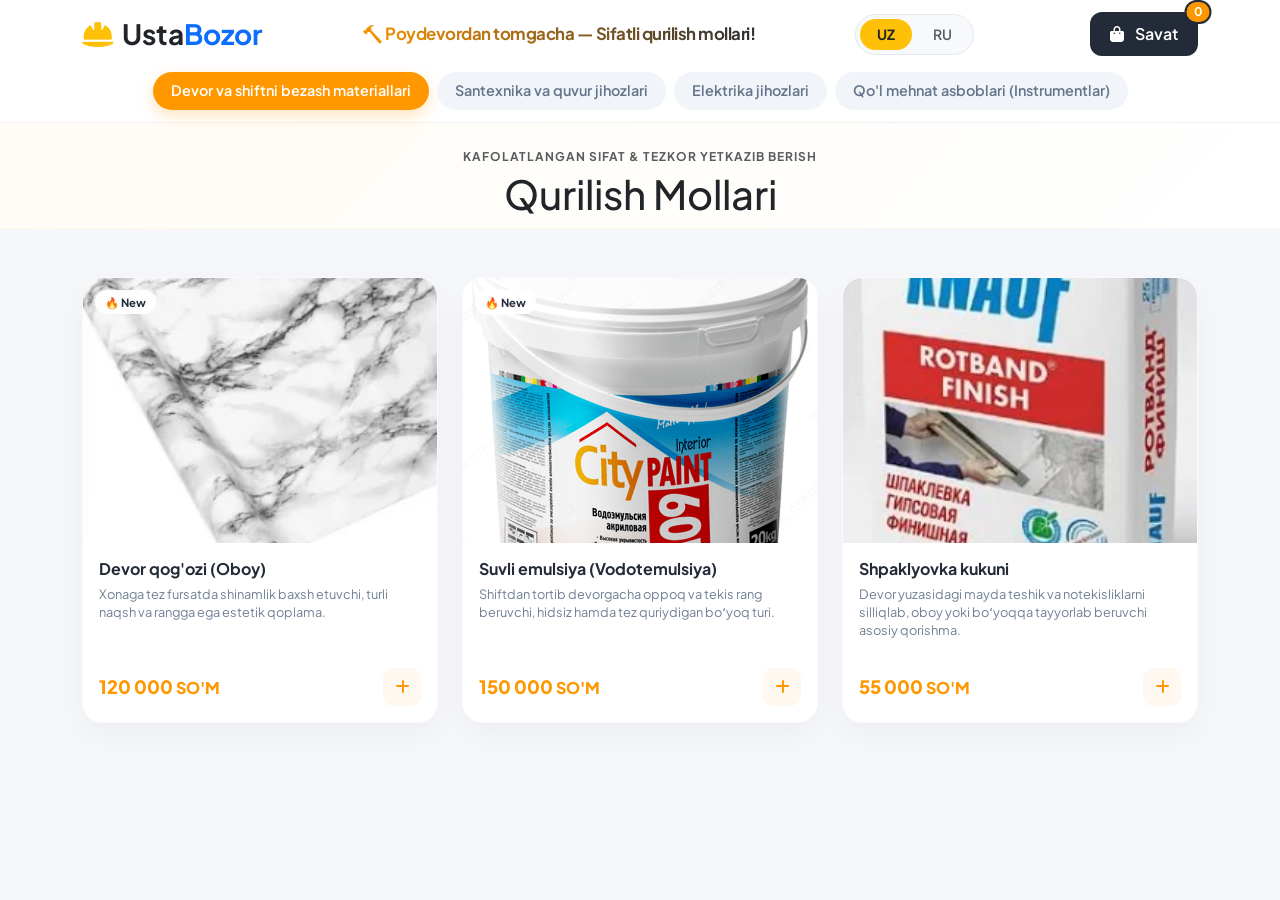
<file: index.html>
<!DOCTYPE html>
<html lang="uz">
<head>
    <meta charset="UTF-8">
    <meta name="viewport" content="width=device-width, initial-scale=1.0">
    <title>UstaBozor — Qurilish Materiallari Markazi</title>
    <link href="https://cdn.jsdelivr.net/npm/bootstrap@5.3.2/dist/css/bootstrap.min.css" rel="stylesheet">
    <link rel="preconnect" href="https://fonts.googleapis.com">
    <link rel="preconnect" href="https://fonts.gstatic.com" crossorigin>
    <link href="https://fonts.googleapis.com/css2?family=Plus+Jakarta+Sans:wght@300;400;500;600;700;800&display=swap" rel="stylesheet">
    <link rel="stylesheet" href="https://cdnjs.cloudflare.com/ajax/libs/font-awesome/6.4.2/css/all.min.css">
    <link rel="stylesheet" href="css/style.css">
</head>
<body>

    <nav class="navbar navbar-expand-lg sticky-top">
        <div class="container d-flex flex-column align-items-stretch">
            
            <div class="d-flex justify-content-between align-items-center w-100">
                <a class="navbar-brand m-0" href="#">
                    <h3 class="fw-bold m-0 text-dark"><i class="fa-solid fa-helmet-safety text-warning me-2"></i>Usta<span class="text-primary">Bozor</span></h3>
                </a>

                <div class="welcome-text d-none d-md-block text-center">
                    🔨 Poydevordan tomgacha — Sifatli qurilish mollari!
                </div>
                <div class="me-3 bg-light rounded-pill p-1 d-flex gap-1" style="border: 1px solid #e2e8f0;">
                    <a href="index.html" class="btn btn-sm rounded-pill fw-bold bg-warning text-dark px-3">UZ</a>
                    <a href="ru/index.html" class="btn btn-sm rounded-pill fw-semibold text-muted px-3">RU</a>
                </div>
                <button class="btn btn-cart position-relative" data-bs-toggle="modal" data-bs-target="#cartModal">
                    <i class="fa-solid fa-bag-shopping me-2"></i>
                    <span class="d-none d-sm-inline">Savat</span>
                    <span id="cart-counter" class="position-absolute top-0 start-100 translate-middle badge rounded-pill cart-badge">0</span>
                </button>
            </div>

            <div class="welcome-text text-center d-block d-md-none mt-2 small">
                🔨 Sifatli qurilish mollari!
            </div>

            <div class="nav-tabs-custom mt-3">
                <button class="nav-link active" onclick="switchCategory('material', this)">Devor va shiftni bezash materiallari</button>
                <button class="nav-link" onclick="switchCategory('santexnika', this)">Santexnika va quvur jihozlari</button>
                <button class="nav-link" onclick="switchCategory('elektr', this)">Elektrika jihozlari</button>
                <button class="nav-link" onclick="switchCategory('asboblar', this)">Qo'l mehnat asboblari (Instrumentlar)</button>
            </div>

        </div>
    </nav>

    <header class="hero-section text-center">
        <div class="container">
            <p class="text-muted mb-1 text-uppercase fw-bold" style="font-size:0.75rem; letter-spacing: 1px;">Kafolatlangan Sifat & Tezkor Yetkazib Berish</p>
            <h1 class="fw-extrabold text-dark mb-0" id="current-category-heading">Qurilish Mollari</h1>
        </div>
    </header>

    <main class="container my-5">
        
        <div id="pane-material" class="category-pane active-pane">
            <div class="row g-4">
                <div class="col-6 col-md-4">
                    <div class="food-card">
                        <div class="img-container" onclick="productViewer.open(this)" style="cursor:pointer" data-imgs='["",""]' >
                            <span class="card-tag">🔥 New</span>
                            <img src="images/oboy.webp" class="food-img" alt="Oboy">
                        </div>
                        <div class="food-info">
                            <div>
                                <h3 class="food-title">Devor qog'ozi (Oboy)</h3>
                                <p class="food-desc">Xonaga tez fursatda shinamlik baxsh etuvchi, turli naqsh va rangga ega estetik qoplama.</p>
                            </div>
                            <div class="d-flex justify-content-between align-items-center mt-3">
                                <span class="price-tag">120 000 <small>SO'M</small></span>
                                <button class="btn-add-cart" onclick="cartManager.add(101, `Devor qog'ozi (Oboy)`, 120000)">
                                    <i class="fa-solid fa-plus"></i>
                                </button>
                            </div>
                        </div>
                    </div>
                </div>
                <div class="col-6 col-md-4">
                    <div class="food-card">
                        <div class="img-container" onclick="productViewer.open(this)" style="cursor:pointer" data-imgs='["",""]' >
                            <span class="card-tag">🔥 New</span>
                            <img src="images/suvli emulsiya.png" class="food-img" alt="Suvli emulsiya">
                        </div>
                        <div class="food-info">
                            <div>
                                <h3 class="food-title">Suvli emulsiya (Vodotemulsiya)</h3>
                                <p class="food-desc">Shiftdan tortib devorgacha oppoq va tekis rang beruvchi, hidsiz hamda tez quriydigan boʻyoq turi.</p>
                            </div>
                            <div class="d-flex justify-content-between align-items-center mt-3">
                                <span class="price-tag">150 000 <small>SO'M</small></span>
                                <button class="btn-add-cart" onclick="cartManager.add(102, 'Suvli emulsiya (Vodotemulsiya)', 150000)">
                                    <i class="fa-solid fa-plus"></i>
                                </button>
                            </div>
                        </div>
                    </div>
                </div>
                <div class="col-6 col-md-4">
                    <div class="food-card">
                        <div class="img-container" onclick="productViewer.open(this)" style="cursor:pointer" data-imgs='["",""]' >
                            <img src="images/Shpaklyovka kukuni.webp" class="food-img" alt="Shpaklyovka kukuni">
                        </div>
                        <div class="food-info">
                            <div>
                                <h3 class="food-title">Shpaklyovka kukuni</h3>
                                <p class="food-desc">Devor yuzasidagi mayda teshik va notekisliklarni silliqlab, oboy yoki boʻyoqqa tayyorlab beruvchi asosiy qorishma.</p>
                            </div>
                            <div class="d-flex justify-content-between align-items-center mt-3">
                                <span class="price-tag">55 000 <small>SO'M</small></span>
                                <button class="btn-add-cart" onclick="cartManager.add(103, 'Shpaklyovka kukuni', 55000)">
                                    <i class="fa-solid fa-plus"></i>
                                </button>
                            </div>
                        </div>
                    </div>
                </div>
            </div>
        </div>

        <div id="pane-elektr" class="category-pane">
            <div class="row g-4">
                <div class="col-6 col-md-4">
                    <div class="food-card">
                        <div class="img-container" onclick="productViewer.open(this)" style="cursor:pointer" data-imgs='["",""]' >
                            <img src="images/Suv jo'mragi (Smesitel).webp" class="food-img" alt="Smesitel">
                        </div>
                        <div class="food-info">
                            <div>
                                <h3 class="food-title">Suv joʻmragi (Smesitel)</h3>
                                <p class="food-desc">Issiq va sovuq suv bosimini aralashtirib, oshxona yoki hammomda qulay foydalanishni taʼminlaydigan moslama.</p>
                            </div>
                            <div class="d-flex justify-content-between align-items-center mt-3">
                                <span class="price-tag">280 000 <small>SO'M</small></span>
                                <button class="btn-add-cart" onclick="cartManager.add(201, 'Suv joʻmragi (Smesitel)', 280000)">
                                    <i class="fa-solid fa-plus"></i>
                                </button>
                            </div>
                        </div>
                    </div>
                </div>
                <div class="col-6 col-md-4">
                    <div class="food-card">
                        <div class="img-container" onclick="productViewer.open(this)" style="cursor:pointer" data-imgs='["",""]' >
                            <img src="images/plastik suv quvuri.jpg" class="food-img" alt="Plastik suv quvuri">
                        </div>
                        <div class="food-info">
                            <div>
                                <h3 class="food-title">Plastik suv quvuri</h3>
                                <p class="food-desc">Chirishga va zangga chidamli, ichimlik suvi hamda isitish tizimini xavfsiz tashib beruvchi elastik quvur.</p>
                            </div>
                            <div class="d-flex justify-content-between align-items-center mt-3">
                                <span class="price-tag">12 000 <small>SO'M</small></span>
                                <button class="btn-add-cart" onclick="cartManager.add(202, 'Plastik suv quvuri', 12000)">
                                    <i class="fa-solid fa-plus"></i>
                                </button>
                            </div>
                        </div>
                    </div>
                </div>
                <div class="col-6 col-md-4">
                    <div class="food-card">
                        <div class="img-container" onclick="productViewer.open(this)" style="cursor:pointer" data-imgs='["",""]' >
                            <img src="images/sifon rakvina uchun.jpg" class="food-img" alt="Sifon">
                        </div>
                        <div class="food-info">
                            <div>
                                <h3 class="food-title">Sifon (Rakovina uchun)</h3>
                                <p class="food-desc">Chanoq ostidagi chiqindi suvni oʻtkazib, kanalizatsiyadan keladigan badboʻy hidlarni uy ichiga kiritmaydigan gidrozatvor.</p>
                            </div>
                            <div class="d-flex justify-content-between align-items-center mt-3">
                                <span class="price-tag">35 000 <small>SO'M</small></span>
                                <button class="btn-add-cart" onclick="cartManager.add(203, 'Sifon (Rakovina uchun)', 35000)">
                                    <i class="fa-solid fa-plus"></i>
                                </button>
                            </div>
                        </div>
                    </div>
                </div>
            </div>
        </div>

        <div id="pane-santexnika" class="category-pane">
            <div class="row g-4">
                <div class="col-6 col-md-4">
                    <div class="food-card">
                        <div class="img-container" onclick="productViewer.open(this)" style="cursor:pointer" data-imgs='["",""]' >
                            <span class="card-tag">🔥 New</span>
                            <img src="images/mis sim.jpg" class="food-img" alt="Mis sim">
                        </div>
                        <div class="food-info">
                            <div>
                                <h3 class="food-title">Elektr simlari (Mis sim)</h3>
                                <p class="food-desc">Tok oʻtkazuvchanligi yuqori va yuklamalarga chidamli, uydagi barcha jihozlarni elektr bilan taʼminlovchi asosiy kabel.</p>
                            </div>
                            <div class="d-flex justify-content-between align-items-center mt-3">
                                <span class="price-tag">6 000 <small>SO'M</small></span>
                                <button class="btn-add-cart" onclick="cartManager.add(301, 'Elektr simlari (Mis sim)', 6000)">
                                    <i class="fa-solid fa-plus"></i>
                                </button>
                            </div>
                        </div>
                    </div>
                </div>
                <div class="col-6 col-md-4">
                    <div class="food-card">
                        <div class="img-container" onclick="productViewer.open(this)" style="cursor:pointer" data-imgs='["",""]' >
                            <img src="images/rozetka.webp" class="food-img" alt="Rozetka">
                        </div>
                        <div class="food-info">
                            <div>
                                <h3 class="food-title">Rozetka</h3>
                                <p class="food-desc">Maishiy texnikalar va zaryadlovchi qurilmalarni elektr tarmogʻiga xavfsiz ulash nuqtasi.</p>
                            </div>
                            <div class="d-flex justify-content-between align-items-center mt-3">
                                <span class="price-tag">22 000 <small>SO'M</small></span>
                                <button class="btn-add-cart" onclick="cartManager.add(302, 'Rozetka', 22000)">
                                    <i class="fa-solid fa-plus"></i>
                                </button>
                            </div>
                        </div>
                    </div>
                </div>

                <div class="col-6 col-md-4">
                    <div class="food-card">
                        <div class="img-container" onclick="productViewer.open(this)" style="cursor:pointer" data-imgs='["",""]' >
                            <span class="card-tag">🔥 New</span>
                            <img src="images/Avtomat oʻchirgich.jpg" class="food-img" alt="Avtomat oʻchirgich">
                        </div>
                        <div class="food-info">
                            <div>
                                <h3 class="food-title">Avtomat oʻchirgich</h3>
                                <p class="food-desc">Tarmoqda qisqa tutashuv yoki ortiqcha yuklama boʻlganda tokni avtomatik uzib, uyni yongʻindan asrovchi qalqon.</p>
                            </div>
                            <div class="d-flex justify-content-between align-items-center mt-3">
                                <span class="price-tag">30 000 <small>SO'M</small></span>
                                <button class="btn-add-cart" onclick="cartManager.add(401, 'Avtomat oʻchirgich', 30000)">
                                    <i class="fa-solid fa-plus"></i>
                                </button>
                            </div>
                        </div>
                    </div>
                </div>
            </div>
        </div>

        <div id="pane-asboblar" class="category-pane">
            <div class="row g-4">
                <div class="col-6 col-md-4">
                    <div class="food-card">
                        <div class="img-container" onclick="productViewer.open(this)" style="cursor:pointer" data-imgs='["",""]' >
                            <img src="images/Shpatel (Molga).webp" class="food-img" alt="Shpatel">
                        </div>
                        <div class="food-info">
                            <div>
                                <h3 class="food-title">Shpatel (Molga)</h3>
                                <p class="food-desc">Devor va shift yuzalariga qurilish qorishmalarini (shpaklyovka, gips) surtish, tekislash va silliqlash uchun moʻljallangan qulay qoʻl asbobi.</p>
                            </div>
                            <div class="d-flex justify-content-between align-items-center mt-3">
                                <span class="price-tag">25 000 <small>SO'M</small></span>
                                <button class="btn-add-cart" onclick="cartManager.add(401, 'Shpatel (Molga)', 25000)">
                                    <i class="fa-solid fa-plus"></i>
                                </button>
                            </div>
                        </div>
                    </div>
                </div>
                <div class="col-6 col-md-4">
                    <div class="food-card">
                        <div class="img-container" onclick="productViewer.open(this)" style="cursor:pointer" data-imgs='["",""]' >
                            <img src="images/Boʻyoq surtadigan gʻaltak (Valik).webp" class="food-img" alt="Valik">
                        </div>
                        <div class="food-info">
                            <div>
                                <h3 class="food-title">Boʻyoq surtadigan gʻaltak (Valik)</h3>
                                <p class="food-desc">Katta maydonli devor va shiftlarga emulsiya yoki laklarni tez va bir tekisda yoyish uchun eng qulay vosita.</p>
                            </div>
                            <div class="d-flex justify-content-between align-items-center mt-3">
                                <span class="price-tag">30 000 <small>SO'M</small></span>
                                <button class="btn-add-cart" onclick="cartManager.add(402, 'Boʻyoq surtadigan gʻaltak (Valik)', 30000)">
                                    <i class="fa-solid fa-plus"></i>
                                </button>
                            </div>
                        </div>
                    </div>
                </div>
                <div class="col-6 col-md-4">
                    <div class="food-card">
                        <div class="img-container" onclick="productViewer.open(this)" style="cursor:pointer" data-imgs='["",""]' >
                            <span class="card-tag">🔥 New</span>
                            <img src="images/Qo'l arrasi (Temir yoki yog'och uchun).jpg" class="food-img" alt="Qo'l arrasi">
                        </div>
                        <div class="food-info">
                            <div>
                                <h3 class="food-title">Qo'l arrasi</h3>
                                <p class="food-desc">Remont jarayonida yogʻoch, plastik yoki yupqa metall profillarni aniq oʻlchamda kesib olish uchun oʻtkir tishli asbob.</p>
                            </div>
                            <div class="d-flex justify-content-between align-items-center mt-3">
                                <span class="price-tag">55 000 <small>SO'M</small></span>
                                <button class="btn-add-cart" onclick="cartManager.add(402, `Qo'l arrasi`, 55000)">
                                    <i class="fa-solid fa-plus"></i>
                                </button>
                            </div>
                        </div>
                    </div>
                </div>
            </div>
        </div>

    </main>

    <div class="modal fade" id="cartModal" tabindex="-1" aria-hidden="true">
        <div class="modal-dialog modal-dialog-centered modal-md">
            <div class="modal-content">
                <div class="modal-header d-flex align-items-center justify-content-between">
                    <h5 class="modal-title fw-bold text-dark"><i class="fa-solid fa-cart-shopping text-warning me-2"></i>Sizning savatchangiz</h5>
                    <button type="button" class="btn-close" data-bs-shadow="none" data-bs-dismiss="modal" aria-label="Yopish"></button>
                </div>
                <div class="modal-body px-4" style="max-height: 400px; overflow-y: auto;">
                    <div id="cart-items-wrapper"></div>
                    
                    <div class="d-flex justify-content-between align-items-center mt-4 pt-3 border-top">
                        <span class="text-muted fw-semibold">Jami summa:</span>
                        <span class="fs-4 fw-black text-primary" id="cart-total-sum">0 so'm</span>
                    </div>
                </div>
                
                <div class="modal-footer">
                    <button type="button" class="btn btn-light rounded-3 px-4 py-2 fw-semibold text-secondary" data-bs-dismiss="modal">Yopish</button>
                    <button type="button" class="btn btn-cart px-4 py-2" id="btn-go-checkout" onclick="checkoutFlow.openOrderModal()" disabled>
                        Rasmiylashtirish <i class="fa-solid fa-arrow-right ms-2"></i>
                    </button>
                </div>
            </div>
        </div>
    </div>

    <div class="modal fade" id="orderModal" tabindex="-1" aria-hidden="true">
        <div class="modal-dialog modal-dialog-centered">
            <div class="modal-content">
                <div class="modal-header">
                    <h5 class="modal-title fw-bold text-dark"><i class="fa-solid fa-truck-fast text-primary me-2"></i>Buyurtmani rasmiylashtirish</h5>
                    <button type="button" class="btn-close" data-bs-dismiss="modal" aria-label="Yopish"></button>
                </div>
                <form id="mainOrderForm" onsubmit="checkoutFlow.submitOrder(event)">
                    <div class="modal-body px-4">
                        
                        <div class="mb-3">
                            <label for="input-fullname" class="form-label fw-semibold text-secondary small">Ism va Familiya</label>
                            <div class="input-group">
                                <span class="input-group-text bg-light text-muted"><i class="fa-regular fa-user"></i></span>
                                <input type="text" class="form-control" id="input-fullname" placeholder="Masalan: Ahrorbek" oninput="checkoutFlow.filterName(event)" required>
                            </div>
                        </div>

                        <div class="mb-3">
                            <label for="input-phone" class="form-label fw-semibold text-secondary small">Telefon raqam</label>
                            <div class="input-group">
                                <span class="input-group-text bg-light text-muted"><i class="fa-solid fa-phone"></i></span>
                                <input type="tel" class="form-control" id="input-phone" placeholder="+998 90 123 4567" oninput="checkoutFlow.formatPhone(event)" onfocus="checkoutFlow.formatPhone(event)" maxlength="17" inputmode="tel" required>
                            </div>
                        </div>

                        <div class="mb-4">
                            <label class="form-label fw-semibold text-secondary small">Yetkazib berish manzili (GPS)</label>
                            <input type="hidden" id="input-location">
                            <div class="d-grid">
                                <button type="button" class="btn btn-outline-primary py-3" id="btn-get-location" onclick="checkoutFlow.getLocation()">
                                    <i class="fa-solid fa-crosshairs me-2"></i>GPS orqali lokatsiya olish
                                </button>
                            </div>
                            <div id="location-status" class="mt-2 small"></div>
                        </div>

                        <div class="mb-4">
                            <label class="form-label fw-bold text-dark small d-block mb-3">To'lov uslubi:</label>
                            
                            <div class="row g-3">
                                <div class="col-12">
                                    <label class="w-100 position-relative">
                                        <input class="form-check-input position-absolute d-none" type="radio" name="paymentMethod" id="pay-online" value="online" checked onchange="checkoutFlow.togglePaymentSection()">
                                        <div class="payment-card-option text-center">
                                            <i class="fa-solid fa-credit-card fs-4 text-primary mb-2 d-block"></i>
                                            <span class="fw-semibold small d-block">Karta orqali (Click/Payme)</span>
                                        </div>
                                    </label>
                                </div>
                            </div>
                        </div>

                        <div id="receipt-upload-box" class="p-3 rounded-4 bg-light border border-dashed mb-3">
                            <div class="d-flex align-items-center mb-2">
                                <i class="fa-solid fa-wallet text-warning me-2 fs-5"></i>
                                <span class="fw-bold small text-dark">Do'kon plastik kartasi:</span>
                            </div>
                            <p class="mb-3 text-muted font-monospace small bg-white p-2 rounded text-center border fw-bold">9860 1201 5432 9988</p>
                            
                            <label for="file-receipt" class="form-label fw-semibold text-secondary small mb-1">To'lov chekini yuklang (.jpg, .png)</label>
                            <input class="form-control form-control-sm" type="file" id="file-receipt">
                        </div>

                    </div>
                    <div class="modal-footer">
                        <button type="button" class="btn btn-light rounded-3 px-4 py-2 text-secondary fw-semibold" data-bs-dismiss="modal">Bekor qilish</button>
                        <button type="submit" class="btn btn-success rounded-3 px-4 py-2 fw-bold text-white"><i class="fa-solid fa-check-double me-2"></i>Tasdiqlash</button>
                    </div>
                </form>
            </div>
        </div>
    </div>

    <script src="https://cdn.jsdelivr.net/npm/bootstrap@5.3.2/dist/js/bootstrap.bundle.min.js"></script>
    <script src="js/app.js"></script>
</body>
</html>
</file>
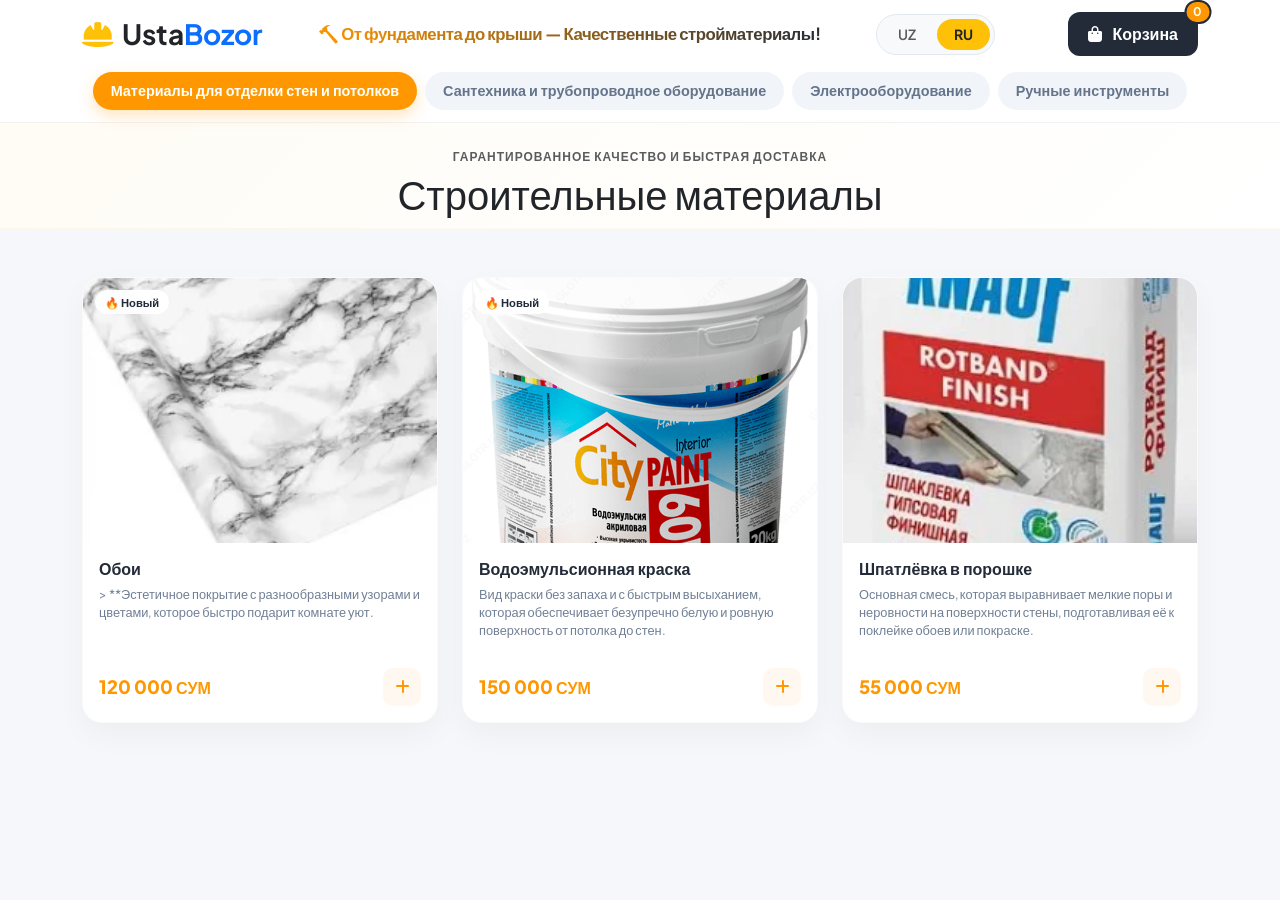
<file: ru/index.html>
<!DOCTYPE html>
<html lang="ru">
<head>
    <meta charset="UTF-8">
    <meta name="viewport" content="width=device-width, initial-scale=1.0">
    <title>UstaBozor — Центр Строительных Материалов</title>
    <link href="https://cdn.jsdelivr.net/npm/bootstrap@5.3.2/dist/css/bootstrap.min.css" rel="stylesheet">
    <link rel="preconnect" href="https://fonts.googleapis.com">
    <link rel="preconnect" href="https://fonts.gstatic.com" crossorigin>
    <link href="https://fonts.googleapis.com/css2?family=Plus+Jakarta+Sans:wght@300;400;500;600;700;800&display=swap" rel="stylesheet">
    <link rel="stylesheet" href="https://cdnjs.cloudflare.com/ajax/libs/font-awesome/6.4.2/css/all.min.css">
    <link rel="stylesheet" href="../css/style.css">
</head>
<body>

    <nav class="navbar navbar-expand-lg sticky-top">
        <div class="container d-flex flex-column align-items-stretch">
            
            <div class="d-flex justify-content-between align-items-center w-100">
                <a class="navbar-brand m-0" href="#">
                    <h3 class="fw-bold m-0 text-dark"><i class="fa-solid fa-helmet-safety text-warning me-2"></i>Usta<span class="text-primary">Bozor</span></h3>
                </a>

                <div class="welcome-text d-none d-md-block text-center">
                    🔨 От фундамента до крыши — Качественные стройматериалы!
                </div>
                <div class="me-3 bg-light rounded-pill p-1 d-flex gap-1" style="border: 1px solid #e2e8f0;">
                    <a href="../index.html" class="btn btn-sm rounded-pill fw-semibold text-muted px-3">UZ</a>
                    <a href="index.html" class="btn btn-sm rounded-pill fw-bold bg-warning text-dark px-3">RU</a>
                </div>
                <button class="btn btn-cart position-relative" data-bs-toggle="modal" data-bs-target="#cartModal">
                    <i class="fa-solid fa-bag-shopping me-2"></i>
                    <span class="d-none d-sm-inline">Корзина</span>
                    <span id="cart-counter" class="position-absolute top-0 start-100 translate-middle badge rounded-pill cart-badge">0</span>
                </button>
            </div>

            <div class="welcome-text text-center d-block d-md-none mt-2 small">
                🔨 Качественные строительные материалы!
            </div>

            <div class="nav-tabs-custom mt-3">
                <button class="nav-link active" onclick="switchCategory('material', this)">Материалы для отделки стен и потолков</button>
                <button class="nav-link" onclick="switchCategory('santexnika', this)">Сантехника и трубопроводное оборудование</button>
                <button class="nav-link" onclick="switchCategory('elektr', this)">Электрооборудование</button>
                <button class="nav-link" onclick="switchCategory('asboblar', this)">Ручные инструменты</button>
            </div>

        </div>
    </nav>

    <header class="hero-section text-center">
        <div class="container">
            <p class="text-muted mb-1 text-uppercase fw-bold" style="font-size:0.75rem; letter-spacing: 1px;">Гарантированное качество и быстрая доставка</p>
            <h1 class="fw-extrabold text-dark mb-0" id="current-category-heading">Строительные материалы</h1>
        </div>
    </header>

    <main class="container my-5">
        
        <div id="pane-material" class="category-pane active-pane">
            <div class="row g-4">
                <div class="col-6 col-md-4">
                    <div class="food-card">
                        <div class="img-container" onclick="productViewer.open(this)" style="cursor:pointer" data-imgs='["",""]' >
                            <span class="card-tag">🔥 Новый</span>
                            <img src="../images/oboy.webp" class="food-img" alt="Обои">
                        </div>
                        <div class="food-info">
                            <div>
                                <h3 class="food-title">Обои</h3>
                                <p class="food-desc">> **Эстетичное покрытие с разнообразными узорами и цветами, которое быстро подарит комнате уют.</p>
                            </div>
                            <div class="d-flex justify-content-between align-items-center mt-3">
                                <span class="price-tag">120 000 <small>СУМ</small></span>
                                <button class="btn-add-cart" onclick="cartManager.add(101, `Обои`, 120000)">
                                    <i class="fa-solid fa-plus"></i>
                                </button>
                            </div>
                        </div>
                    </div>
                </div>
                <div class="col-6 col-md-4">
                    <div class="food-card">
                        <div class="img-container" onclick="productViewer.open(this)" style="cursor:pointer" data-imgs='["",""]' >
                            <span class="card-tag">🔥 Новый</span>
                            <img src="../images/suvli emulsiya.png" class="food-img" alt="Водоэмульсионная краска">
                        </div>
                        <div class="food-info">
                            <div>
                                <h3 class="food-title">Водоэмульсионная краска</h3>
                                <p class="food-desc">Вид краски без запаха и с быстрым высыханием, которая обеспечивает безупречно белую и ровную поверхность от потолка до стен.</p>
                            </div>
                            <div class="d-flex justify-content-between align-items-center mt-3">
                                <span class="price-tag">150 000 <small>СУМ</small></span>
                                <button class="btn-add-cart" onclick="cartManager.add(102, 'Водоэмульсионная краска', 150000)">
                                    <i class="fa-solid fa-plus"></i>
                                </button>
                            </div>
                        </div>
                    </div>
                </div>
                <div class="col-6 col-md-4">
                    <div class="food-card">
                        <div class="img-container" onclick="productViewer.open(this)" style="cursor:pointer" data-imgs='["",""]' >
                            <img src="../images/Shpaklyovka kukuni.webp" class="food-img" alt="Шпатлёвка в порошке">
                        </div>
                        <div class="food-info">
                            <div>
                                <h3 class="food-title">Шпатлёвка в порошке</h3>
                                <p class="food-desc">Основная смесь, которая выравнивает мелкие поры и неровности на поверхности стены, подготавливая её к поклейке обоев или покраске.</p>
                            </div>
                            <div class="d-flex justify-content-between align-items-center mt-3">
                                <span class="price-tag">55 000 <small>СУМ</small></span>
                                <button class="btn-add-cart" onclick="cartManager.add(103, 'Шпатлёвка в порошке', 55000)">
                                    <i class="fa-solid fa-plus"></i>
                                </button>
                            </div>
                        </div>
                    </div>
                </div>
            </div>
        </div>

        <div id="pane-elektr" class="category-pane">
            <div class="row g-4">
                <div class="col-6 col-md-4">
                    <div class="food-card">
                        <div class="img-container" onclick="productViewer.open(this)" style="cursor:pointer" data-imgs='["",""]' >
                            <img src="../images/Suv jo'mragi (Smesitel).webp" class="food-img" alt="Смеситель">
                        </div>
                        <div class="food-info">
                            <div>
                                <h3 class="food-title">Смеситель</h3>
                                <p class="food-desc">Устройство, которое смешивает потоки горячей и холодной воды, обеспечивая удобное использование на кухне или в ванной комнате.</p>
                            </div>
                            <div class="d-flex justify-content-between align-items-center mt-3">
                                <span class="price-tag">280 000 <small>СУМ</small></span>
                                <button class="btn-add-cart" onclick="cartManager.add(201, 'Смеситель', 280000)">
                                    <i class="fa-solid fa-plus"></i>
                                </button>
                            </div>
                        </div>
                    </div>
                </div>
                <div class="col-6 col-md-4">
                    <div class="food-card">
                        <div class="img-container" onclick="productViewer.open(this)" style="cursor:pointer" data-imgs='["",""]' >
                            <img src="../images/plastik suv quvuri.jpg" class="food-img" alt="Пластиковая водопроводная труба">
                        </div>
                        <div class="food-info">
                            <div>
                                <h3 class="food-title">Пластиковая водопроводная труба</h3>
                                <p class="food-desc">Устойчивая к гниению и ржавчине эластичная труба, которая обеспечивает безопасную транспортировку питьевой воды и работу систем отопления.</p>
                            </div>
                            <div class="d-flex justify-content-between align-items-center mt-3">
                                <span class="price-tag">12 000 <small>СУМ</small></span>
                                <button class="btn-add-cart" onclick="cartManager.add(202, 'Пластиковая водопроводная труба', 12000)">
                                    <i class="fa-solid fa-plus"></i>
                                </button>
                            </div>
                        </div>
                    </div>
                </div>
                <div class="col-6 col-md-4">
                    <div class="food-card">
                        <div class="img-container" onclick="productViewer.open(this)" style="cursor:pointer" data-imgs='["",""]' >
                            <img src="../images/sifon rakvina uchun.jpg" class="food-img" alt="Сифон">
                        </div>
                        <div class="food-info">
                            <div>
                                <h3 class="food-title">Сифон (для раковины)</h3>
                                <p class="food-desc">Гидрозатвор, который отводит сточную воду из раковины и не пропускает неприятные запахи из канализации в дом.</p>
                            </div>
                            <div class="d-flex justify-content-between align-items-center mt-3">
                                <span class="price-tag">35 000 <small>СУМ</small></span>
                                <button class="btn-add-cart" onclick="cartManager.add(203, 'Сифон (для раковины)', 35000)">
                                    <i class="fa-solid fa-plus"></i>
                                </button>
                            </div>
                        </div>
                    </div>
                </div>
            </div>
        </div>

        <div id="pane-santexnika" class="category-pane">
            <div class="row g-4">
                <div class="col-6 col-md-4">
                    <div class="food-card">
                        <div class="img-container" onclick="productViewer.open(this)" style="cursor:pointer" data-imgs='["",""]' >
                            <span class="card-tag">🔥 Новый</span>
                            <img src="../images/mis sim.jpg" class="food-img" alt="Медный провод">
                        </div>
                        <div class="food-info">
                            <div>
                                <h3 class="food-title">Электрические провода (Медный провод)</h3>
                                <p class="food-desc">Основной кабель с высокой токопроводимостью и устойчивостью к нагрузкам, который обеспечивает электричеством все приборы в доме.</p>
                            </div>
                            <div class="d-flex justify-content-between align-items-center mt-3">
                                <span class="price-tag">6 000 <small>СУМ</small></span>
                                <button class="btn-add-cart" onclick="cartManager.add(301, 'Электрические провода (Медный провод)', 6000)">
                                    <i class="fa-solid fa-plus"></i>
                                </button>
                            </div>
                        </div>
                    </div>
                </div>
                <div class="col-6 col-md-4">
                    <div class="food-card">
                        <div class="img-container" onclick="productViewer.open(this)" style="cursor:pointer" data-imgs='["",""]' >
                            <img src="../images/rozetka.webp" class="food-img" alt="Розетка">
                        </div>
                        <div class="food-info">
                            <div>
                                <h3 class="food-title">Розетка</h3>
                                <p class="food-desc">Точка безопасного подключения бытовой техники и зарядных устройств к электрической сети.</p>
                            </div>
                            <div class="d-flex justify-content-between align-items-center mt-3">
                                <span class="price-tag">22 000 <small>СУМ</small></span>
                                <button class="btn-add-cart" onclick="cartManager.add(302, 'Розетка', 22000)">
                                    <i class="fa-solid fa-plus"></i>
                                </button>
                            </div>
                        </div>
                    </div>
                </div>

                <div class="col-6 col-md-4">
                    <div class="food-card">
                        <div class="img-container" onclick="productViewer.open(this)" style="cursor:pointer" data-imgs='["",""]' >
                            <span class="card-tag">🔥 Новый</span>
                            <img src="../images/Avtomat oʻchirgich.jpg" class="food-img" alt="Автоматический выключатель">
                        </div>
                        <div class="food-info">
                            <div>
                                <h3 class="food-title">Автоматический выключатель</h3>
                                <p class="food-desc">Щит, который защищает дом от пожара, автоматически отключая ток при коротком замыкании или перегрузке в сети.</p>
                            </div>
                            <div class="d-flex justify-content-between align-items-center mt-3">
                                <span class="price-tag">30 000 <small>СУМ</small></span>
                                <button class="btn-add-cart" onclick="cartManager.add(401, 'Автоматический выключатель', 30000)">
                                    <i class="fa-solid fa-plus"></i>
                                </button>
                            </div>
                        </div>
                    </div>
                </div>
            </div>
        </div>

        <div id="pane-asboblar" class="category-pane">
            <div class="row g-4">
                <div class="col-6 col-md-4">
                    <div class="food-card">
                        <div class="img-container" onclick="productViewer.open(this)" style="cursor:pointer" data-imgs='["",""]' >
                            <img src="../images/Shpatel (Molga).webp" class="food-img" alt="Шпатель">
                        </div>
                        <div class="food-info">
                            <div>
                                <h3 class="food-title">Шпатель (Кельма)</h3>
                                <p class="food-desc">Инструмент для нанесения, выравнивания и сглаживания строительных смесей (шпатлёвки, штукатурки) на поверхностях.</p>
                            </div>
                            <div class="d-flex justify-content-between align-items-center mt-3">
                                <span class="price-tag">25 000 <small>СУМ</small></span>
                                <button class="btn-add-cart" onclick="cartManager.add(401, 'Шпатель (Кельма)', 25000)">
                                    <i class="fa-solid fa-plus"></i>
                                </button>
                            </div>
                        </div>
                    </div>
                </div>
                <div class="col-6 col-md-4">
                    <div class="food-card">
                        <div class="img-container" onclick="productViewer.open(this)" style="cursor:pointer" data-imgs='["",""]' >
                            <img src="../images/Boʻyoq surtadigan gʻaltak (Valik).webp" class="food-img" alt="Валик">
                        </div>
                        <div class="food-info">
                            <div>
                                <h3 class="food-title">Малярный валик</h3>
                                <p class="food-desc">Самый удобный инструмент для быстрого и равномерного нанесения эмульсии или лака на стены и потолки большой площади.</p>
                            </div>
                            <div class="d-flex justify-content-between align-items-center mt-3">
                                <span class="price-tag">30 000 <small>СУМ</small></span>
                                <button class="btn-add-cart" onclick="cartManager.add(402, 'Малярный валик', 30000)">
                                    <i class="fa-solid fa-plus"></i>
                                </button>
                            </div>
                        </div>
                    </div>
                </div>
                <div class="col-6 col-md-4">
                    <div class="food-card">
                        <div class="img-container" onclick="productViewer.open(this)" style="cursor:pointer" data-imgs='["",""]' >
                            <span class="card-tag">🔥 New</span>
                            <img src="../images/Qo'l arrasi (Temir yoki yog'och uchun).jpg" class="food-img" alt="Ножовка">
                        </div>
                        <div class="food-info">
                            <div>
                                <h3 class="food-title">Ручная пила (Ножовка)</h3>
                                <p class="food-desc">Острый зубчатый инструмент для точной распиловки дерева, пластика или тонких металлических профилей в процессе ремонта.</p>
                            </div>
                            <div class="d-flex justify-content-between align-items-center mt-3">
                                <span class="price-tag">55 000 <small>СУМ</small></span>
                                <button class="btn-add-cart" onclick="cartManager.add(402, `Ручная пила (Ножовка)`, 55000)">
                                    <i class="fa-solid fa-plus"></i>
                                </button>
                            </div>
                        </div>
                    </div>
                </div>
            </div>
        </div>

    </main>

    <div class="modal fade" id="cartModal" tabindex="-1" aria-hidden="true">
        <div class="modal-dialog modal-dialog-centered modal-md">
            <div class="modal-content">
                <div class="modal-header d-flex align-items-center justify-content-between">
                    <h5 class="modal-title fw-bold text-dark"><i class="fa-solid fa-cart-shopping text-warning me-2"></i>Ваша корзина</h5>
                    <button type="button" class="btn-close" data-bs-shadow="none" data-bs-dismiss="modal" aria-label="Закрыть"></button>
                </div>
                <div class="modal-body px-4" style="max-height: 400px; overflow-y: auto;">
                    <div id="cart-items-wrapper"></div>
                    
                    <div class="d-flex justify-content-between align-items-center mt-4 pt-3 border-top">
                        <span class="text-muted fw-semibold">Общая сумма:</span>
                        <span class="fs-4 fw-black text-primary" id="cart-total-sum">0 сум</span>
                    </div>
                </div>
                
                <div class="modal-footer">
                    <button type="button" class="btn btn-light rounded-3 px-4 py-2 fw-semibold text-secondary" data-bs-dismiss="modal">Закрыть</button>
                    <button type="button" class="btn btn-cart px-4 py-2" id="btn-go-checkout" onclick="checkoutFlow.openOrderModal()" disabled>
                        Оформление <i class="fa-solid fa-arrow-right ms-2"></i>
                    </button>
                </div>
            </div>
        </div>
    </div>

    <div class="modal fade" id="orderModal" tabindex="-1" aria-hidden="true">
        <div class="modal-dialog modal-dialog-centered">
            <div class="modal-content">
                <div class="modal-header">
                    <h5 class="modal-title fw-bold text-dark"><i class="fa-solid fa-truck-fast text-primary me-2"></i>Оформить заказ</h5>
                    <button type="button" class="btn-close" data-bs-dismiss="modal" aria-label="Закрыть"></button>
                </div>
                <form id="mainOrderForm" onsubmit="checkoutFlow.submitOrder(event)">
                    <div class="modal-body px-4">
                        
                        <div class="mb-3">
                            <label for="input-fullname" class="form-label fw-semibold text-secondary small">Имя и Фамилия</label>
                            <div class="input-group">
                                <span class="input-group-text bg-light text-muted"><i class="fa-regular fa-user"></i></span>
                                <input type="text" class="form-control" id="input-fullname" placeholder="Например: Ахрорбек" oninput="checkoutFlow.filterName(event)" required>
                            </div>
                        </div>

                        <div class="mb-3">
                            <label for="input-phone" class="form-label fw-semibold text-secondary small">Номер телефона</label>
                            <div class="input-group">
                                <span class="input-group-text bg-light text-muted"><i class="fa-solid fa-phone"></i></span>
                                <input type="tel" class="form-control" id="input-phone" placeholder="+998 90 123 4567" oninput="checkoutFlow.formatPhone(event)" onfocus="checkoutFlow.formatPhone(event)" maxlength="17" inputmode="tel" required>
                            </div>
                        </div>

                        <div class="mb-4">
                            <label class="form-label fw-semibold text-secondary small">Адрес доставки (GPS)</label>
                            <input type="hidden" id="input-location">
                            <div class="d-grid">
                                <button type="button" class="btn btn-outline-primary py-3" id="btn-get-location" onclick="checkoutFlow.getLocation()">
                                    <i class="fa-solid fa-crosshairs me-2"></i>Получить локацию по GPS
                                </button>
                            </div>
                            <div id="location-status" class="mt-2 small"></div>
                        </div>

                        <div class="mb-4">
                            <label class="form-label fw-bold text-dark small d-block mb-3">Способ оплаты:</label>
                            
                            <div class="row g-3">
                                <div class="col-12">
                                    <label class="w-100 position-relative">
                                        <input class="form-check-input position-absolute d-none" type="radio" name="paymentMethod" id="pay-online" value="online" checked onchange="checkoutFlow.togglePaymentSection()">
                                        <div class="payment-card-option text-center">
                                            <i class="fa-solid fa-credit-card fs-4 text-primary mb-2 d-block"></i>
                                            <span class="fw-semibold small d-block">Картой (Click/Payme)</span>
                                        </div>
                                    </label>
                                </div>
                            </div>
                        </div>

                        <div id="receipt-upload-box" class="p-3 rounded-4 bg-light border border-dashed mb-3">
                            <div class="d-flex align-items-center mb-2">
                                <i class="fa-solid fa-wallet text-warning me-2 fs-5"></i>
                                <span class="fw-bold small text-dark">Пластиковая карта магазина:</span>
                            </div>
                            <p class="mb-3 text-muted font-monospace small bg-white p-2 rounded text-center border fw-bold">9860 1201 5432 9988</p>
                            
                            <label for="file-receipt" class="form-label fw-semibold text-secondary small mb-1">Загрузите чек об оплате (.jpg, .png)</label>
                            <input class="form-control form-control-sm" type="file" id="file-receipt">
                        </div>

                    </div>
                    <div class="modal-footer">
                        <button type="button" class="btn btn-light rounded-3 px-4 py-2 text-secondary fw-semibold" data-bs-dismiss="modal">Отменить</button>
                        <button type="submit" class="btn btn-success rounded-3 px-4 py-2 fw-bold text-white"><i class="fa-solid fa-check-double me-2"></i>Подтвердить</button>
                    </div>
                </form>
            </div>
        </div>
    </div>

    <script src="https://cdn.jsdelivr.net/npm/bootstrap@5.3.2/dist/js/bootstrap.bundle.min.js"></script>
    <script src="../js/app.js"></script>
</body>
</html>
</file>
<file: css/style.css>
:root {
    --primary: #ff9800; 
    --primary-hover: #e68900;
    --secondary: #232b38; 
    --accent: #ffb627;
    --bg-body: #f5f7fa;
    --card-shadow: 0 12px 30px rgba(0, 0, 0, 0.04);
    --card-hover-shadow: 0 20px 40px rgba(255, 152, 0, 0.15);
}

body {
    font-family: 'Plus Jakarta Sans', sans-serif;
    background-color: var(--bg-body);
    color: #2d3748;
    overflow-x: hidden;
}

.navbar {
    background: rgba(255, 255, 255, 0.95);
    backdrop-filter: blur(15px);
    border-bottom: 1px solid rgba(0, 0, 0, 0.05);
    padding: 12px 0;
}

.welcome-text {
    font-size: 1.05rem;
    font-weight: 700;
    background: linear-gradient(45deg, var(--primary), var(--secondary));
    -webkit-background-clip: text;
    -webkit-text-fill-color: transparent;
    letter-spacing: -0.5px;
}

.nav-tabs-custom {
    display: flex;
    justify-content: center;
    gap: 8px;
    width: 100%;
}

.nav-tabs-custom .nav-link {
    border: none;
    background: #f1f5f9;
    color: #64748b;
    padding: 8px 18px;
    border-radius: 30px;
    font-weight: 600;
    font-size: 0.9rem;
    transition: all 0.3s ease;
}

.nav-tabs-custom .nav-link:hover {
    background: #e2e8f0;
    color: var(--secondary);
}

.nav-tabs-custom .nav-link.active {
    background: var(--primary);
    color: white !important;
    box-shadow: 0 6px 15px rgba(255, 152, 0, 0.25);
}

.btn-cart {
    background: var(--secondary);
    color: white;
    border: none;
    padding: 10px 20px;
    border-radius: 12px;
    font-weight: 600;
    transition: all 0.3s ease;
}

.btn-cart:hover {
    background: #1f303a;
    color: white;
}

.cart-badge {
    background: var(--primary);
    border: 2px solid var(--secondary);
    font-size: 0.75rem;
    padding: 4px 7px;
}

/* Sarlavha qismi */
.hero-section {
    background: linear-gradient(135deg, #fffcf5 0%, #fff 100%);
    padding: 25px 0 10px 0;
    border-bottom: 1px solid rgba(255, 152, 0, 0.05);
}

.food-card {
    background: white;
    border: 1px solid rgba(0, 0, 0, 0.02);
    border-radius: 20px;
    overflow: hidden;
    box-shadow: var(--card-shadow);
    transition: all 0.4s cubic-bezier(0.16, 1, 0.3, 1);
    height: 100%;
    display: flex;
    flex-direction: column;
}

.food-card:hover {
    transform: translateY(-8px);
    box-shadow: var(--card-hover-shadow);
}

.bb{
    ma  rgin-top:100px;

}
.img-container {
    position: relative;
    overflow: hidden;
    padding-top: 75%;
    background-color: #f1f5f9;
}

.food-img {
    position: absolute;
    top: 0;
    left: 0;
    width: 100%;
    height: 100%;
    object-fit: cover;
    transition: transform 0.5s ease;
}

.food-card:hover .food-img {
    transform: scale(1.06);
}

.card-tag {
    position: absolute;
    top: 12px;
    left: 12px;
    background: rgba(255, 255, 255, 0.92);
    backdrop-filter: blur(5px);
    padding: 4px 10px;
    border-radius: 20px;
    font-size: 0.7rem;
    font-weight: 700;
    color: var(--secondary);
    z-index: 2;
}

.food-info {
    padding: 16px;
    display: flex;
    flex-direction: column;
    flex-grow: 1;
    justify-content: space-between;
}

.food-title {
    font-size: 1rem;
    font-weight: 700;
    color: var(--secondary);
    margin-bottom: 6px;
    line-height: 1.3;
}

.food-desc {
    font-size: 0.8rem;
    color: #718096;
    margin-bottom: 12px;
    line-height: 1.4;
}

.price-tag {
    font-size: 1.15rem;
    font-weight: 800;
    color: var(--primary);
}

.btn-add-cart {
    background: #fff8f0;
    color: var(--primary);
    border: none;
    width: 38px;
    height: 38px;
    border-radius: 10px;
    display: flex;
    align-items: center;
    justify-content: center;
    font-size: 1rem;
    transition: all 0.2s ease;
}

.btn-add-cart:hover {
    background: var(--primary);
    color: white;
}

/* Savatcha elementlari */
.cart-item-row {
    display: flex;
    align-items: center;
    justify-content: space-between;
    background: #f8fafc;
    padding: 14px;
    border-radius: 14px;
    margin-bottom: 10px;
}

.qty-controls {
    display: flex;
    align-items: center;
    background: white;
    border: 1px solid #e2e8f0;
    border-radius: 8px;
    padding: 3px;
}

.btn-qty {
    width: 26px;
    height: 26px;
    border-radius: 6px;
    border: none;
    background: #f1f5f9;
    color: var(--secondary);
    font-weight: 700;
}

.btn-qty:hover {
    background: var(--primary);
    color: white;
}

.qty-value {
    min-width: 25px;
    text-align: center;
    font-weight: 700;
    font-size: 0.9rem;
}

.form-control {
    border-radius: 10px;
    padding: 10px 14px;
}

.payment-card-option {
    border: 2px solid #e2e8f0;
    border-radius: 14px;
    padding: 14px;
    cursor: pointer;
}

input[type="radio"]:checked + .payment-card-option {
    border-color: var(--primary);
    background-color: #fffbf5;
}

.category-pane { display: none; }
.category-pane.active-pane { display: block; animation: fadeIn 0.3s ease-in-out; }

@keyframes fadeIn {
    from { opacity: 0; transform: translateY(6px); }
    to { opacity: 1; transform: translateY(0); }
}

/* TELEFON VA PLANSHEТLARGA MOSLASHTIRISH (RESPONSIVE) */
@media (max-width: 768px) {
    .nav-tabs-custom {
        justify-content: flex-start;
        flex-wrap: nowrap;
        overflow-x: auto; /* Yonga chiroyli suriladi */
        padding-bottom: 8px;
        -webkit-overflow-scrolling: touch;
    }
    .nav-tabs-custom .nav-link {
        white-space: nowrap;
        flex-shrink: 0;
        font-size: 0.85rem;
        padding: 6px 14px;
    }
    .food-info { padding: 12px; }
    .food-title { font-size: 0.9rem; }
    .food-desc { font-size: 0.75rem; display: -webkit-box; -webkit-line-clamp: 3; -webkit-box-orient: vertical; overflow: hidden; }
    .price-tag { font-size: 1rem; }
    .btn-add-cart { width: 34px; height: 34px; }
}

@media (max-width: 480px) {
    #cartModal .modal-dialog, #orderModal .modal-dialog {
        margin: 0;
        max-width: 100%;
        position: fixed;
        bottom: 0;
        width: 100%;
    }
    .modal-content {
        border-radius: 20px 20px 0 0 !important; /* Mobil telefonlar uchun pastki panel effekti */
    }
}
/* ===== PRODUCT VIEWER (LIGHTBOX) ===== */
#pv-overlay {
    position: fixed;
    inset: 0;
    z-index: 9999;
    display: flex;
    align-items: center;
    justify-content: center;
    opacity: 0;
    transition: opacity 0.25s ease;
    padding: 16px;
}
#pv-overlay.visible { opacity: 1; }

.pv-backdrop {
    position: absolute;
    inset: 0;
    background: rgba(0,0,0,0.65);
    backdrop-filter: blur(4px);
}

.pv-modal {
    position: relative;
    background: white;
    border-radius: 24px;
    display: flex;
    gap: 0;
    width: 100%;
    max-width: 860px;
    max-height: 90vh;
    overflow: hidden;
    box-shadow: 0 30px 80px rgba(0,0,0,0.25);
    transform: translateY(20px);
    transition: transform 0.25s ease;
}
#pv-overlay.visible .pv-modal { transform: translateY(0); }

.pv-close {
    position: absolute;
    top: 14px;
    right: 14px;
    z-index: 10;
    width: 36px;
    height: 36px;
    border-radius: 50%;
    border: none;
    background: rgba(0,0,0,0.08);
    color: #444;
    font-size: 1rem;
    cursor: pointer;
    display: flex;
    align-items: center;
    justify-content: center;
    transition: background 0.2s;
}
.pv-close:hover { background: rgba(0,0,0,0.15); }

/* LEFT — images */
.pv-left {
    width: 50%;
    flex-shrink: 0;
    background: #f8fafc;
    display: flex;
    flex-direction: column;
    padding: 20px;
    gap: 12px;
}

.pv-main-img-wrap {
    flex: 1;
    border-radius: 16px;
    overflow: hidden;
    background: #f1f5f9;
    display: flex;
    align-items: center;
    justify-content: center;
    min-height: 260px;
}
.pv-main-img-wrap img {
    width: 100%;
    height: 100%;
    object-fit: contain;
    max-height: 340px;
}
.pv-img-placeholder {
    display: flex;
    flex-direction: column;
    align-items: center;
    color: #cbd5e1;
    font-size: 3rem;
}

.pv-thumbs {
    display: flex;
    gap: 8px;
    flex-wrap: wrap;
}
.pv-thumb {
    width: 64px;
    height: 64px;
    border-radius: 10px;
    object-fit: cover;
    cursor: pointer;
    border: 2px solid transparent;
    transition: border-color 0.2s;
}
.pv-thumb.active { border-color: var(--primary); }
.pv-thumb-empty {
    width: 64px;
    height: 64px;
    border-radius: 10px;
    border: 2px dashed #cbd5e1;
    background: #f1f5f9;
    display: flex;
    flex-direction: column;
    align-items: center;
    justify-content: center;
    cursor: pointer;
    color: #94a3b8;
    font-size: 0.65rem;
    gap: 3px;
    transition: border-color 0.2s;
}
.pv-thumb-empty i { font-size: 1.1rem; }
.pv-thumb-empty.active { border-color: var(--primary); color: var(--primary); }

/* RIGHT — info */
.pv-right {
    flex: 1;
    padding: 28px 24px 24px 20px;
    display: flex;
    flex-direction: column;
    justify-content: center;
    overflow-y: auto;
}
.pv-name {
    font-size: 1.25rem;
    font-weight: 800;
    color: var(--secondary);
    margin-bottom: 12px;
    line-height: 1.3;
}
.pv-desc {
    font-size: 0.88rem;
    color: #64748b;
    line-height: 1.6;
    margin-bottom: 20px;
}
.pv-price {
    font-size: 1.6rem;
    font-weight: 800;
    color: var(--primary);
    margin-bottom: 24px;
}
.pv-add-btn {
    background: var(--primary);
    color: white;
    border: none;
    padding: 14px 24px;
    border-radius: 14px;
    font-size: 1rem;
    font-weight: 700;
    cursor: pointer;
    transition: background 0.2s, transform 0.1s;
    width: 100%;
}
.pv-add-btn:hover { background: var(--primary-hover); }
.pv-add-btn:active { transform: scale(0.98); }

/* Mobile */
@media (max-width: 600px) {
    #pv-overlay { padding: 0; align-items: flex-end; }
    .pv-modal {
        flex-direction: column;
        max-height: 92vh;
        border-radius: 20px 20px 0 0;
        max-width: 100%;
    }
    .pv-left { width: 100%; padding: 14px 14px 0; min-height: 240px; }
    .pv-main-img-wrap { min-height: 200px; }
    .pv-right { padding: 14px; }
    .pv-name { font-size: 1.05rem; }
    .pv-price { font-size: 1.3rem; margin-bottom: 14px; }
}
</file>
